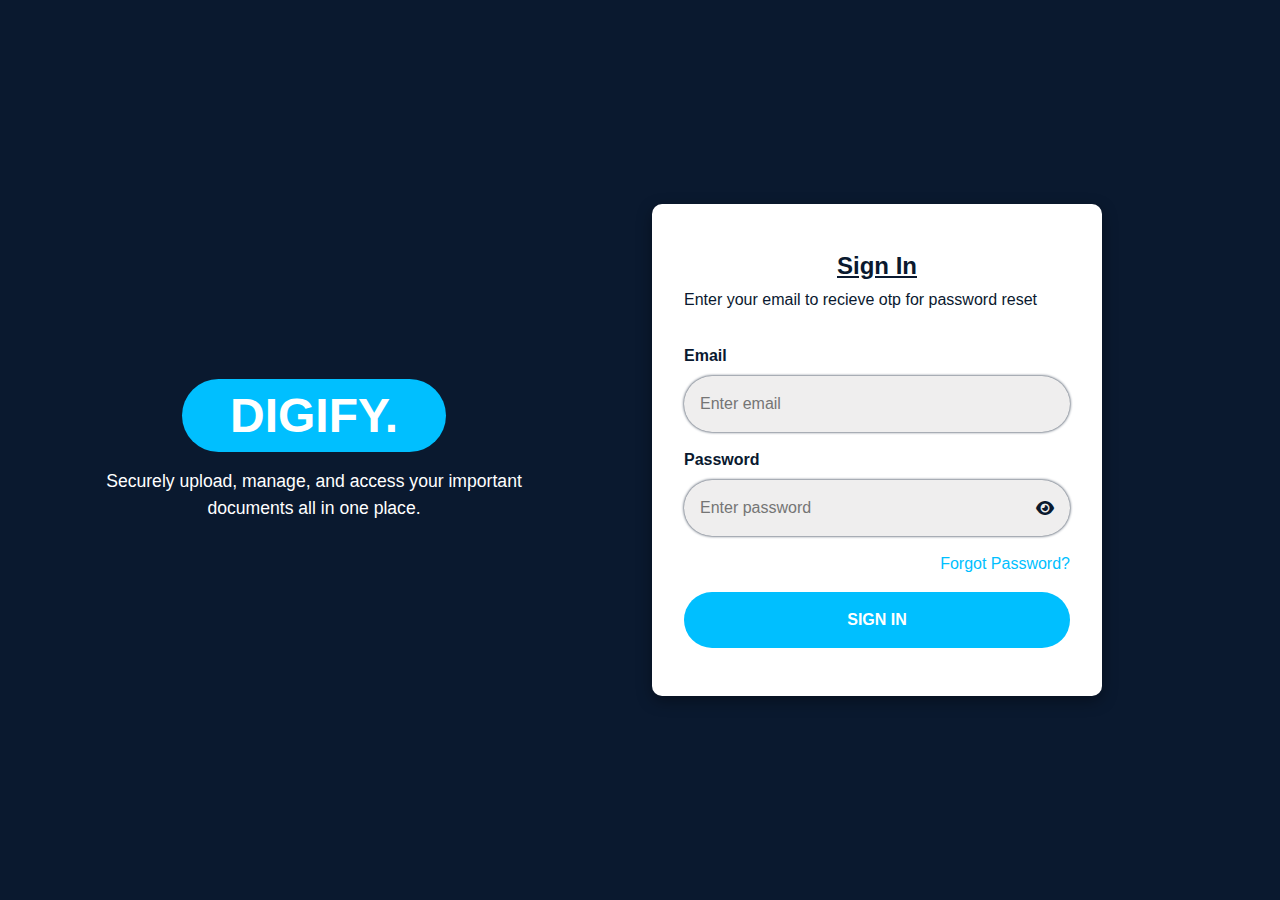
<file: index.html>
<!DOCTYPE html>
<html lang="en">

<head>
    <meta charset="UTF-8">
    <meta name="viewport" content="width=device-width, initial-scale=1.0">

    <!-- Seo optimisation and PWA wrapping -->
    <title>User login page | Digify</title>
    <meta name="description" content="User login page">
    <meta name="robots" content="index, follow">
  
    <!-- Open Graph -->
    <meta property="og:title" content="User login page | digify" />
    <meta property="og:description" content="Safely and securely digitize all your personal and business assets and manage them all in one place." />
    <meta property="og:type" content="website" />
    <meta property="og:url" content="https://digify.myf2.net/admin/index.html" />
    <meta property="og:image" content="https://digify.myf2.net/android-chrome-512x512.png" />
  
    <link rel="canonical" href="https://digify.myf2.net/index.html" />
  
    <link rel="apple-touch-icon" sizes="180x180" href="./apple-touch-icon.png">
    <link rel="icon" type="image/png" sizes="32x32" href="./favicon-32x32.png">
    <link rel="icon" type="image/png" sizes="16x16" href="./favicon-16x16.png">
    <link rel="manifest" href="./site.webmanifest">

    <!-- Boostrap 5.3.3 CDN -->
    <link
        href="https://cdn.jsdelivr.net/npm/bootstrap@5.3.3/dist/css/bootstrap.min.css" rel="stylesheet" integrity="sha384-QWTKZyjpPEjISv5WaRU9OFeRpok6YctnYmDr5pNlyT2bRjXh0JMhjY6hW+ALEwIH"
        crossorigin="anonymous">
    <title>Login</title>
    <!-- Font Awesome 6 (Latest) -->
    <link rel="stylesheet"href="https://cdnjs.cloudflare.com/ajax/libs/font-awesome/6.5.1/css/all.min.css">
    <link rel="stylesheet" href="./assets/css/style.css">
</head>

<body>
    <main>
        <section class="login-form">
            <div class="container-fluids">
                <div class="row">
                    <div class="col-lg-6">
                        <div class="login-message text-center">
                            <h1>DIGIFY.</h1>
                            <p>
                                Securely upload, manage, and access your important documents all in one place.
                            </p>
                        </div>
                    </div>
                    <div class="col-lg-6">
                        <div class="form-wrapper">
                            <div class="form-title">
                                <h4 class="text-center fw-bolder">Sign In</h4>
                                <p>Enter your email to recieve otp for password reset</p>
                            </div>
                            <form action="">
                                <div class="inputs">
                                    <p>Email</p>
                                    <input type="email" name="email" id="email" placeholder="Enter email" required>
                                </div>
                                <div class="inputs my-3 password-div">
                                    <p>Password</p>
                                    <input type="password" name="pword" id="password" placeholder="Enter password" required>
                                    <i class="fa-solid fa-eye toggle-password" id="view-pasword" onclick="viewPasword()"></i>
                                </div>
                                <div class="inputs d-flex justify-content-end">
                                    <a href="./user/forgot-password.html" class="forgot-password">Forgot Password?</a>
                                </div>
                                <div class="btn-div"><button class="btn-brand">SIGN IN</button></div>
                        
                            </form>
                        </div>
                    </div>
                </div>
                
            </div>
             
        </section>
    </main>

    <script
        src="https://cdn.jsdelivr.net/npm/bootstrap@5.3.3/dist/js/bootstrap.bundle.min.js"
        integrity="sha384-YvpcrYf0tY3lHB60NNkmXc5s9fDVZLESaAA55NDzOxhy9GkcIdslK1eN7N6jIeHz"
        crossorigin="anonymous"></script>
    <!--Jquery -->
    <script
        src="https://cdnjs.cloudflare.com/ajax/libs/jquery/3.6.0/jquery.min.js"></script>

        <script>
            const password = document.getElementById('password');
            const viewPassword = document.getElementById('view-pasword');

            function viewPasword() {
                    const viewIcon = document.querySelector('.view-pasword');
                    const pasWord = document.getElementById('pasword');

                    let type = password.getAttribute('type')

                    if (type === "password") {
                        password.setAttribute("type", "text");
                        viewPassword.classList.remove('fa-eye');
                        viewPassword.classList.add('fa-eye-slash');
                    } else {
                        password.setAttribute("type", "password");
                        viewPassword.classList.remove('fa-eye-slash');
                        viewPassword.classList.add('fa-eye');
                    }
                }
        </script>

</body>

</html>
</file>
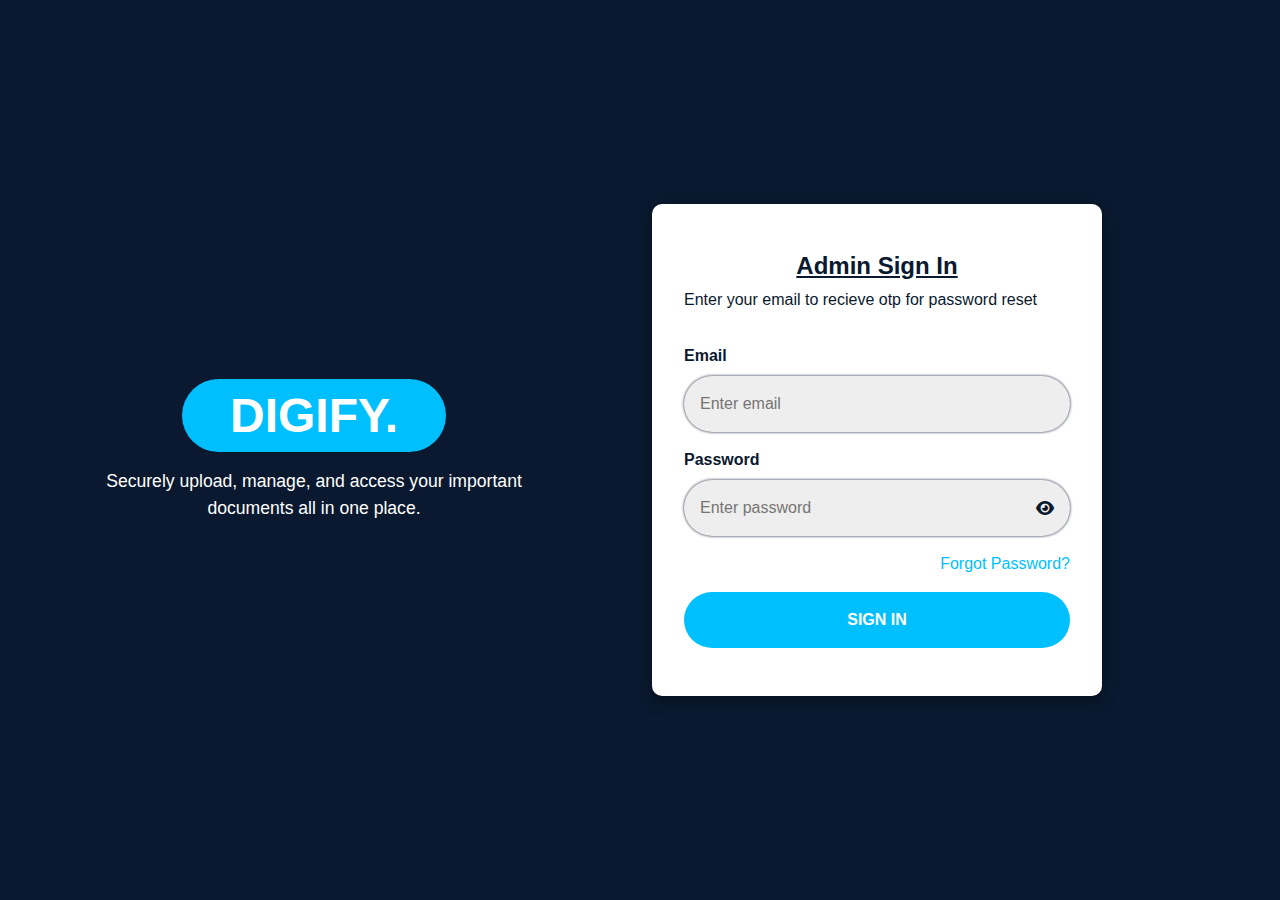
<file: adminfront/index.html>
<!DOCTYPE html>
<html lang="en">

<head>
    <meta charset="UTF-8">
    <meta name="viewport"
        content="width=device-width, initial-scale=1.0">
    <!-- Boostrap 5.3.3 CDN -->
    <link
        href="https://cdn.jsdelivr.net/npm/bootstrap@5.3.3/dist/css/bootstrap.min.css" rel="stylesheet" integrity="sha384-QWTKZyjpPEjISv5WaRU9OFeRpok6YctnYmDr5pNlyT2bRjXh0JMhjY6hW+ALEwIH"
        crossorigin="anonymous">
    <title>Login</title>
    <!-- Font Awesome 6 (Latest) -->
    <link rel="stylesheet"href="https://cdnjs.cloudflare.com/ajax/libs/font-awesome/6.5.1/css/all.min.css">
    <link rel="stylesheet" href="../assets/css/style.css">
</head>

<body>
    <main>
        <section class="login-form">
            <div class="container-fluids">
                <div class="row">
                    <div class="col-lg-6">
                        <div class="login-message text-center">
                            <h1>DIGIFY.</h1>
                            <p>
                                Securely upload, manage, and access your important documents all in one place.
                            </p>
                        </div>
                    </div>
                    <div class="col-lg-6">
                        <div class="form-wrapper">
                            <div class="form-title">
                                <h4 class="text-center fw-bolder">Admin Sign In</h4>
                                <p>Enter your email to recieve otp for password reset</p>
                            </div>
                            <form action="" id="loginform">
                                <div class="inputs">
                                    <p>Email</p>
                                    <input type="email" name="email" id="email" placeholder="Enter email" required>
                                </div>
                                <div class="inputs my-3 password-div">
                                    <p>Password</p>
                                    <input type="password" name="pword" id="password" placeholder="Enter password" required>
                                    <i class="fa-solid fa-eye toggle-password" id="view-pasword" onclick="viewPasword()"></i>
                                </div>
                                <div class="inputs d-flex justify-content-end">
                                    <a href="./forgot-password.html" class="forgot-password">Forgot Password?</a>
                                </div>
                                <div class="btn-div"><button class="btn-brand">SIGN IN</button></div>
                        
                            </form>
                        </div>
                    </div>
                </div>
                
            </div>
             
        </section>

    </main>

    

    <script
        src="https://cdn.jsdelivr.net/npm/bootstrap@5.3.3/dist/js/bootstrap.bundle.min.js"
        integrity="sha384-YvpcrYf0tY3lHB60NNkmXc5s9fDVZLESaAA55NDzOxhy9GkcIdslK1eN7N6jIeHz"
        crossorigin="anonymous"></script>
    <!--Jquery -->
    <script
        src="https://cdnjs.cloudflare.com/ajax/libs/jquery/3.6.0/jquery.min.js"></script>

        <script>
            const password = document.getElementById('password');
            const viewPassword = document.getElementById('view-pasword');

            function viewPasword() {
                    const viewIcon = document.querySelector('.view-pasword');
                    const pasWord = document.getElementById('pasword');

                    let type = password.getAttribute('type')

                    if (type === "password") {
                        password.setAttribute("type", "text");
                        viewPassword.classList.remove('fa-eye');
                        viewPassword.classList.add('fa-eye-slash');
                    } else {
                        password.setAttribute("type", "password");
                        viewPassword.classList.remove('fa-eye-slash');
                        viewPassword.classList.add('fa-eye');
                    }
                }

        </script>
        <script src="../assets/js/setup.js"></script>
        <script src="assets/js/index.js"></script>

</body>

</html>
</file>
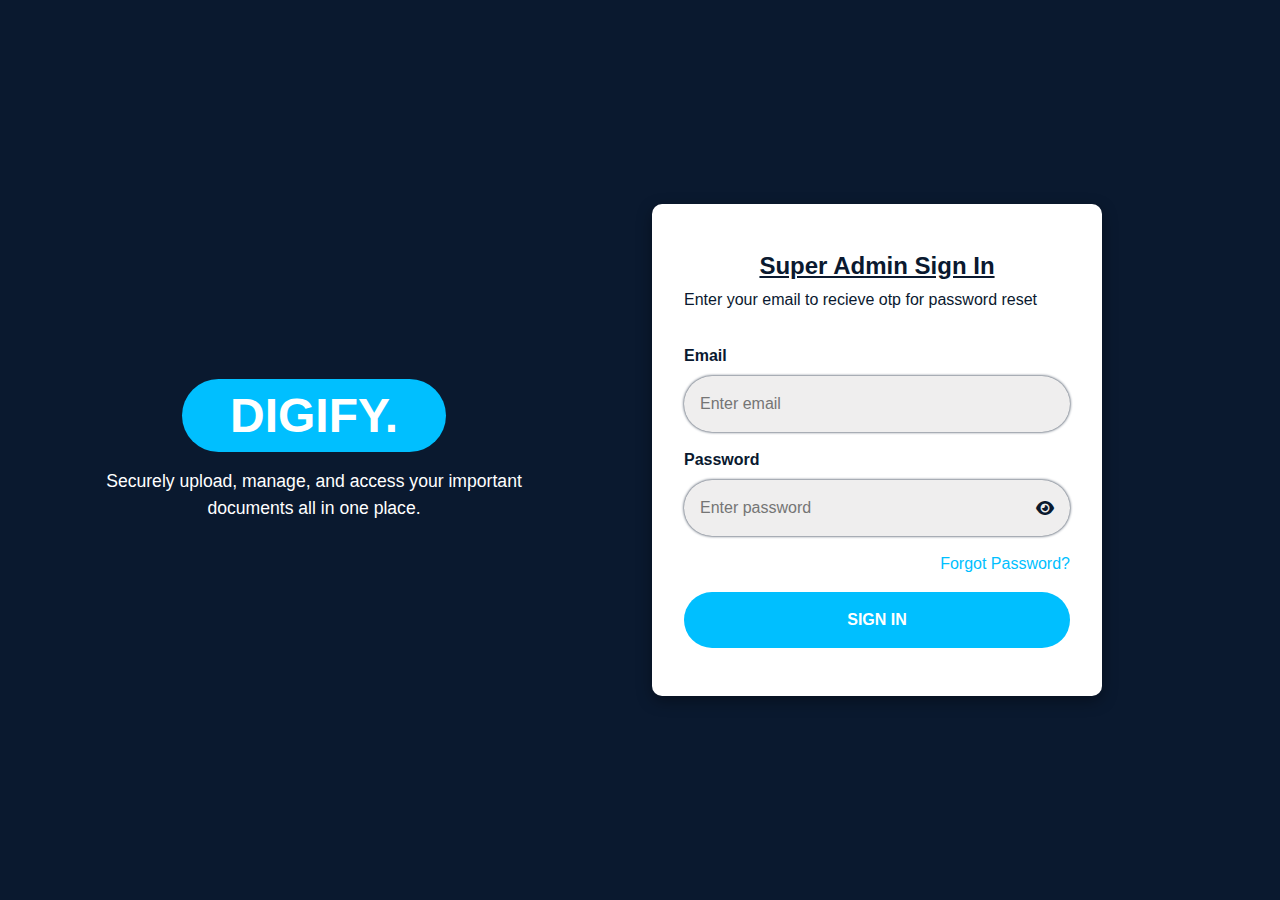
<file: superAdmin/index.html>
<!DOCTYPE html>
<html lang="en">

<head>
    <meta charset="UTF-8">
    <meta name="viewport" content="width=device-width, initial-scale=1.0">
    <!-- Boostrap 5.3.3 CDN -->
    <link href="https://cdn.jsdelivr.net/npm/bootstrap@5.3.3/dist/css/bootstrap.min.css" rel="stylesheet" integrity="sha384-QWTKZyjpPEjISv5WaRU9OFeRpok6YctnYmDr5pNlyT2bRjXh0JMhjY6hW+ALEwIH" crossorigin="anonymous">
    <title>Login</title>
    <!-- Font Awesome 6 (Latest) -->
    <link rel="stylesheet" href="https://cdnjs.cloudflare.com/ajax/libs/font-awesome/6.5.1/css/all.min.css">
    <link rel="stylesheet" href="../assets/css/style.css">
</head>

<body>
    <main>
        <section class="login-form">
            <div class="container-fluids">
                <div class="row">
                    <div class="col-lg-6">
                        <div class="login-message text-center">
                            <h1>DIGIFY.</h1>
                            <p>
                                Securely upload, manage, and access your important documents all in one place.
                            </p>
                        </div>
                    </div>
                    <div class="col-lg-6">
                        <div class="form-wrapper">
                            <div class="form-title">
                                <h4 class="text-center fw-bolder"> Super Admin Sign In</h4>
                                <p>Enter your email to recieve otp for password reset</p>
                            </div>
                            <form action="" id="loginform">
                                <div class="inputs">
                                    <p>Email</p>
                                    <input type="email" name="email" id="email" placeholder="Enter email" required>
                                </div>
                                <div class="inputs my-3 password-div">
                                    <p>Password</p>
                                    <input type="password" name="pword" id="password" placeholder="Enter password" required>
                                    <i class="fa-solid fa-eye toggle-password" id="view-pasword" onclick="viewPasword()"></i>
                                </div>
                                <div class="inputs d-flex justify-content-end">
                                    <a href="./forgot-password.html" class="forgot-password">Forgot Password?</a>
                                </div>
                                <div class="btn-div"><button class="btn-brand">SIGN IN</button></div>

                            </form>
                        </div>
                    </div>
                </div>

            </div>

        </section>

    </main>



    <script src="https://cdn.jsdelivr.net/npm/bootstrap@5.3.3/dist/js/bootstrap.bundle.min.js" integrity="sha384-YvpcrYf0tY3lHB60NNkmXc5s9fDVZLESaAA55NDzOxhy9GkcIdslK1eN7N6jIeHz" crossorigin="anonymous"></script>
    <!--Jquery -->
    <script src="https://cdnjs.cloudflare.com/ajax/libs/jquery/3.6.0/jquery.min.js"></script>

    <script>
        const password = document.getElementById('password');
        const viewPassword = document.getElementById('view-pasword');

        function viewPasword() {
            const viewIcon = document.querySelector('.view-pasword');
            const pasWord = document.getElementById('pasword');

            let type = password.getAttribute('type')

            if (type === "password") {
                password.setAttribute("type", "text");
                viewPassword.classList.remove('fa-eye');
                viewPassword.classList.add('fa-eye-slash');
            } else {
                password.setAttribute("type", "password");
                viewPassword.classList.remove('fa-eye-slash');
                viewPassword.classList.add('fa-eye');
            }
        }

    </script>
    <script src="../assets/js/setup.js"></script>
    <script src="assets/js/index.js"></script>

</body>

</html>
</file>
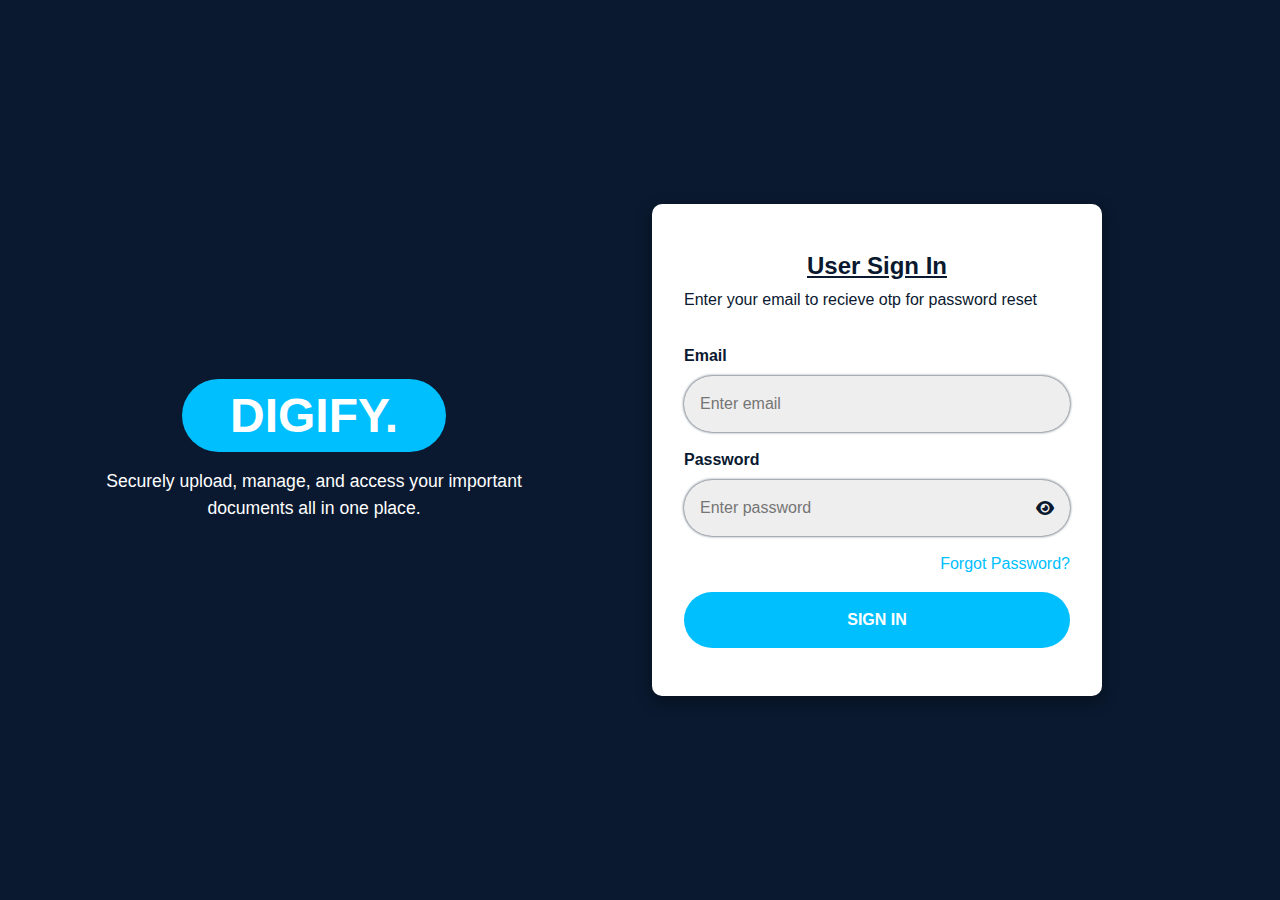
<file: user/index.html>
<!DOCTYPE html>
<html lang="en">

<head>
    <meta charset="UTF-8">
    <meta name="viewport" content="width=device-width, initial-scale=1.0">
    <!-- Boostrap 5.3.3 CDN -->
    <link href="https://cdn.jsdelivr.net/npm/bootstrap@5.3.3/dist/css/bootstrap.min.css" rel="stylesheet" integrity="sha384-QWTKZyjpPEjISv5WaRU9OFeRpok6YctnYmDr5pNlyT2bRjXh0JMhjY6hW+ALEwIH" crossorigin="anonymous">
    <title>Login</title>
    <!-- Font Awesome 6 (Latest) -->
    <link rel="stylesheet" href="https://cdnjs.cloudflare.com/ajax/libs/font-awesome/6.5.1/css/all.min.css">
    <link rel="stylesheet" href="../assets/css/style.css">
</head>

<body>
    <main>
        <section class="login-form">
            <div class="container-fluids">
                <div class="row">
                    <div class="col-lg-6">
                        <div class="login-message text-center">
                            <h1>DIGIFY.</h1>
                            <p>
                                Securely upload, manage, and access your important documents all in one place.
                            </p>
                        </div>
                    </div>
                    <div class="col-lg-6">
                        <div class="form-wrapper">
                            <div class="form-title">
                                <h4 class="text-center fw-bolder">User Sign In</h4>
                                <p>Enter your email to recieve otp for password reset</p>
                            </div>
                            <form action="" id="loginform">
                                <div class="inputs">
                                    <p>Email</p>
                                    <input type="email" name="email" id="email" placeholder="Enter email" required>
                                </div>
                                <div class="inputs my-3 password-div">
                                    <p>Password</p>
                                    <input type="password" name="pword" id="password" placeholder="Enter password" required>
                                    <i class="fa-solid fa-eye toggle-password" id="view-pasword" onclick="viewPasword()"></i>
                                </div>
                                <div class="inputs d-flex justify-content-end">
                                    <a href="./forgot-password.html" class="forgot-password">Forgot Password?</a>
                                </div>
                                <div class="btn-div"><button class="btn-brand">SIGN IN</button></div>

                            </form>
                        </div>
                    </div>
                </div>

            </div>

        </section>

    </main>



    <script src="https://cdn.jsdelivr.net/npm/bootstrap@5.3.3/dist/js/bootstrap.bundle.min.js" integrity="sha384-YvpcrYf0tY3lHB60NNkmXc5s9fDVZLESaAA55NDzOxhy9GkcIdslK1eN7N6jIeHz" crossorigin="anonymous"></script>
    <!--Jquery -->
    <script src="https://cdnjs.cloudflare.com/ajax/libs/jquery/3.6.0/jquery.min.js"></script>

    <script>
        const password = document.getElementById('password');
        const viewPassword = document.getElementById('view-pasword');

        function viewPasword() {
            const viewIcon = document.querySelector('.view-pasword');
            const pasWord = document.getElementById('pasword');

            let type = password.getAttribute('type')

            if (type === "password") {
                password.setAttribute("type", "text");
                viewPassword.classList.remove('fa-eye');
                viewPassword.classList.add('fa-eye-slash');
            } else {
                password.setAttribute("type", "password");
                viewPassword.classList.remove('fa-eye-slash');
                viewPassword.classList.add('fa-eye');
            }
        }

    </script>
    <script src="../assets/js/setup.js"></script>
    <script src="assets/js/index.js"></script>

</body>

</html>
</file>
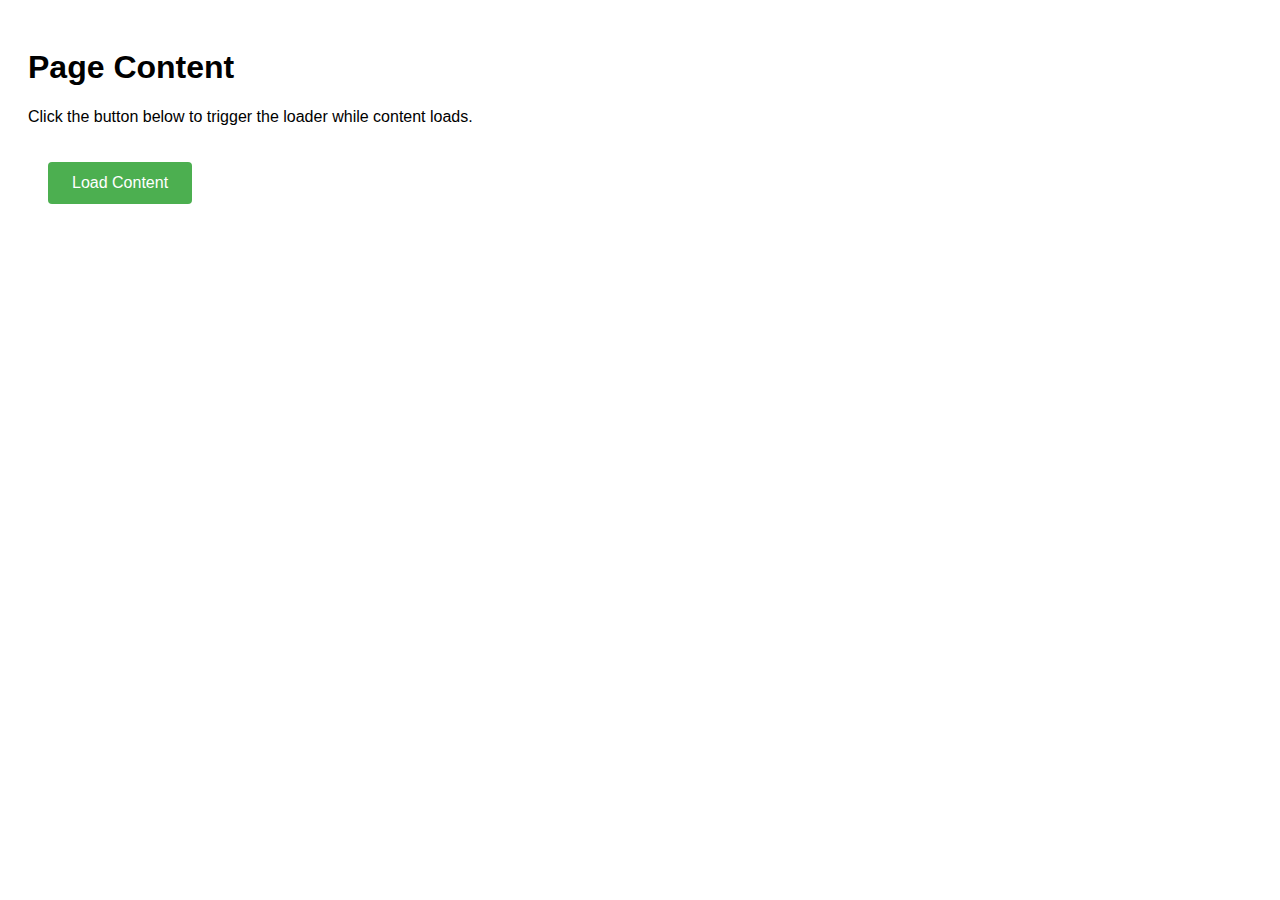
<file: adminfront/loader.html>
<!DOCTYPE html>
<html lang="en">
<head>
    <meta charset="UTF-8">
    <meta name="viewport" content="width=device-width, initial-scale=1.0">
    <title>Custom Loader Example</title>
    <style>
        /* Loader container - covers the whole page */
        .loader-container {
            position: fixed;
            top: 0;
            left: 0;
            width: 100%;
            height: 100%;
            background-color: rgba(0, 0, 0, 0.7);
            display: flex;
            justify-content: center;
            align-items: center;
            z-index: 9999;
            opacity: 0;
            visibility: hidden;
            transition: opacity 0.3s, visibility 0.3s;
        }
        
        /* Show loader */
        .loader-container.active {
            opacity: 1;
            visibility: visible;
        }
        
        /* Custom loader animation */
        .loader {
            width: 48px;
            height: 48px;
            border: 5px solid #fff;
            border-bottom-color: #FF3D00;
            border-radius: 50%;
            display: inline-block;
            box-sizing: border-box;
            animation: rotation 1s linear infinite;
        }
        
        @keyframes rotation {
            0% {
                transform: rotate(0deg);
            }
            100% {
                transform: rotate(360deg);
            }
        }
        
        /* Optional: Add some text below the spinner */
        .loader-text {
            color: white;
            margin-top: 20px;
            font-family: Arial, sans-serif;
            text-align: center;
        }
        
        /* Style for the trigger button */
        #loadButton {
            padding: 12px 24px;
            background-color: #4CAF50;
            color: white;
            border: none;
            border-radius: 4px;
            cursor: pointer;
            font-size: 16px;
            margin: 20px;
            transition: background-color 0.3s;
        }
        
        #loadButton:hover {
            background-color: #45a049;
        }
        
        /* Content styling - just for demo */
        .content {
            padding: 20px;
            font-family: Arial, sans-serif;
        }
    </style>
</head>
<body>
    <div class="content">
        <h1>Page Content</h1>
        <p>Click the button below to trigger the loader while content loads.</p>
        <button id="loadButton">Load Content</button>
        <div id="dynamicContent"></div>
    </div>
    
    <!-- Loader element -->
    <div class="loader-container" id="loader">
        <div>
            <span class="loader"></span>
            <div class="loader-text">Loading, please wait...</div>
        </div>
    </div>
    
    <script>
        document.getElementById('loadButton').addEventListener('click', function() {
            // Show loader
            const loader = document.getElementById('loader');
            loader.classList.add('active');
            
            // Clear previous content
            document.getElementById('dynamicContent').innerHTML = '';
            
            // Simulate loading content (replace with your actual loading logic)
            setTimeout(function() {
                // This is where you would typically load your actual content
                // For demo purposes, we're just adding some sample content
                const contentDiv = document.getElementById('dynamicContent');
                contentDiv.innerHTML = `
                    <h2>Loaded Content</h2>
                    <p>This content was loaded after the button click.</p>
                    <p>Lorem ipsum dolor sit amet, consectetur adipiscing elit. Nullam auctor, nisl eget ultricies tincidunt, nisl nisl aliquam nisl, eget ultricies nisl nisl eget nisl.</p>
                `;
                
                // Hide loader when content is loaded
                loader.classList.remove('active');
            }, 2000); // 2 second delay to simulate loading
        });
    </script>
</body>
</html>
</file>
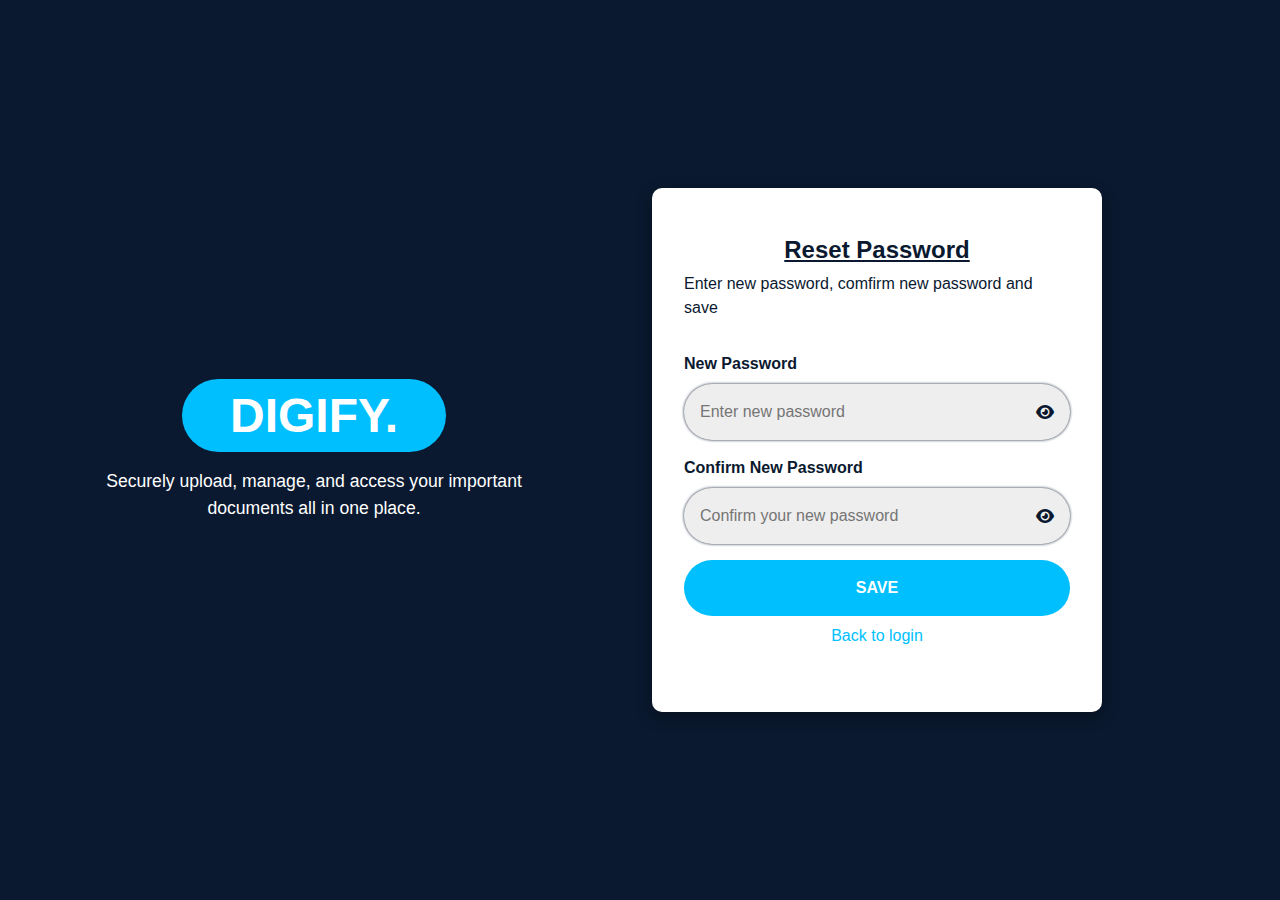
<file: adminfront/reset-password.html>
<!DOCTYPE html>
<html lang="en">

<head>
    <meta charset="UTF-8">
    <meta name="viewport" content="width=device-width, initial-scale=1.0">
    <!-- Boostrap 5.3.3 CDN -->
    <link href="https://cdn.jsdelivr.net/npm/bootstrap@5.3.3/dist/css/bootstrap.min.css" rel="stylesheet" integrity="sha384-QWTKZyjpPEjISv5WaRU9OFeRpok6YctnYmDr5pNlyT2bRjXh0JMhjY6hW+ALEwIH" crossorigin="anonymous">
    <title>Reset password</title>
    <!-- Font Awesome 6 (Latest) -->
    <link rel="stylesheet" href="https://cdnjs.cloudflare.com/ajax/libs/font-awesome/6.5.1/css/all.min.css">
    <link rel="stylesheet" href="../assets/css/style.css">
</head>

<body>
    <main>
        <section class="login-form">
            <div class="container-fluids">
                <div class="row">
                    <div class="col-lg-6">
                        <div class="login-message text-center">
                            <h1>DIGIFY.</h1>
                            <p>
                                Securely upload, manage, and access your important documents all in one place.
                            </p>

                        </div>
                    </div>
                    <div class="col-lg-6">
                        <div class="form-wrapper">
                            <div class="form-title">
                                <h4 class="text-center fw-bolder">Reset Password</h4>
                                <p>Enter new password, comfirm new password and save </p>
                            </div>
                            <form action="">
                                <div class="inputs my-3 password-div">
                                    <p>New Password</p>
                                    <input type="password" class="password-input" placeholder="Enter new password" required>
                                    <i class="fa-solid fa-eye toggle-password"></i>
                                </div>
                            
                                <div class="inputs my-3 password-div">
                                    <p>Confirm New Password</p>
                                    <input type="password" class="password-input" placeholder="Confirm your new password" required>
                                    <i class="fa-solid fa-eye toggle-password"></i>
                                </div>
                            
                                <div class="btn-div"><button class="btn-brand">SAVE</button></div>
                                <div class="inputs d-flex justify-content-center mt-2">
                                    <a href="login.html" class="forgot-password">Back to login</a>
                                </div>
                            </form>

                        </div>
                    </div>
                </div>

            </div>

        </section>
    </main>

    <script src="https://cdn.jsdelivr.net/npm/bootstrap@5.3.3/dist/js/bootstrap.bundle.min.js" integrity="sha384-YvpcrYf0tY3lHB60NNkmXc5s9fDVZLESaAA55NDzOxhy9GkcIdslK1eN7N6jIeHz" crossorigin="anonymous"></script>
    <!--Jquery -->
    <script src="https://cdnjs.cloudflare.com/ajax/libs/jquery/3.6.0/jquery.min.js"></script>

    <script>
       const toggleIcons = document.querySelectorAll('.toggle-password');

        toggleIcons.forEach(icon => {
            icon.addEventListener('click', () => {
                const input = icon.previousElementSibling; // gets the input before the icon
                const isPassword = input.type === "password";

                input.type = isPassword ? "text" : "password";

                icon.classList.toggle("fa-eye");
                icon.classList.toggle("fa-eye-slash");
            });
        });

        
    </script>

</body>

</html>
</file>
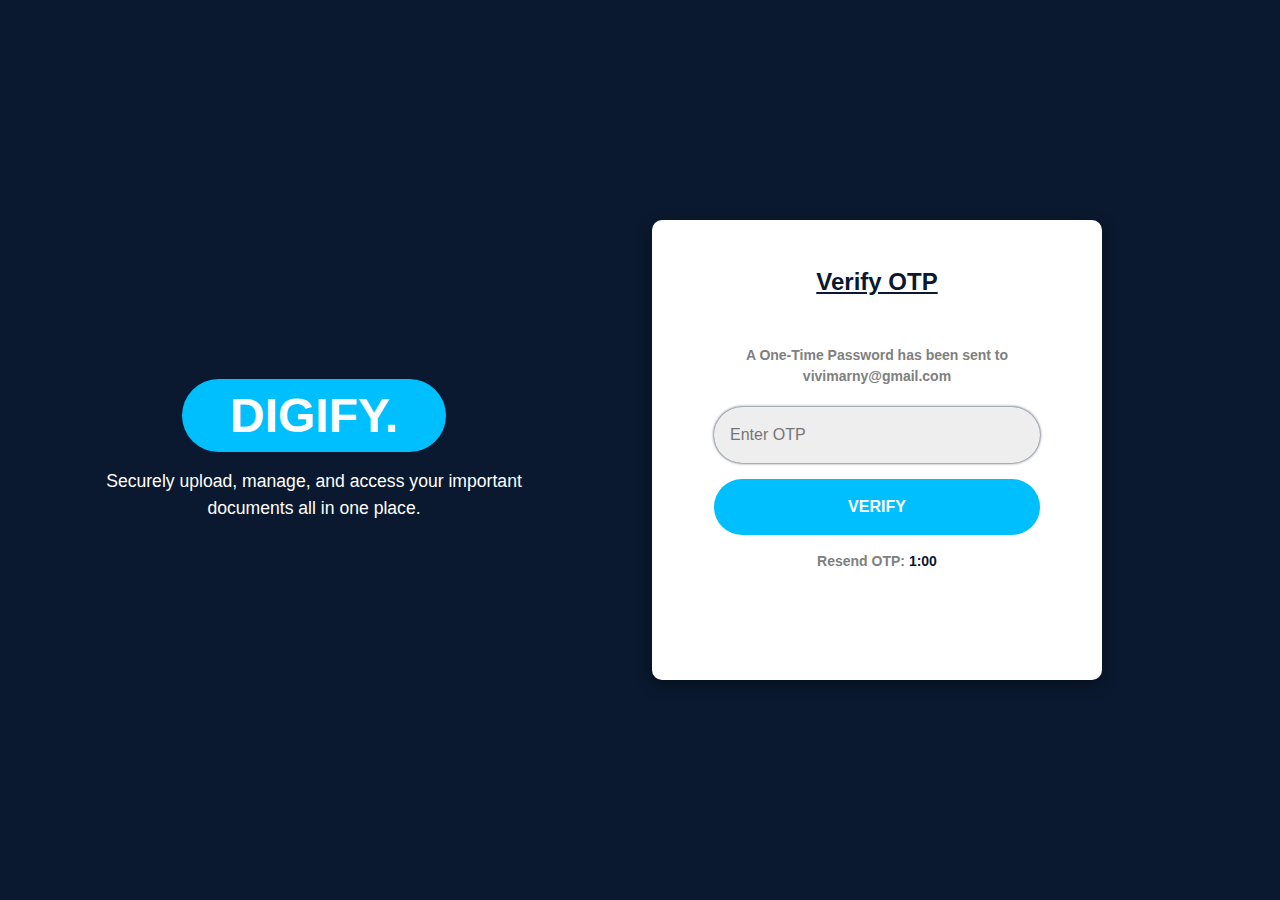
<file: adminfront/verifyotp.html>
<!DOCTYPE html>
<html lang="en">

<head>
    <meta charset="UTF-8">
    <meta name="viewport" content="width=device-width, initial-scale=1.0">
    <!-- Boostrap 5.3.3 CDN -->
    <link href="https://cdn.jsdelivr.net/npm/bootstrap@5.3.3/dist/css/bootstrap.min.css" rel="stylesheet" integrity="sha384-QWTKZyjpPEjISv5WaRU9OFeRpok6YctnYmDr5pNlyT2bRjXh0JMhjY6hW+ALEwIH" crossorigin="anonymous">
    <title>Verify otp</title>
    <!-- Font Awesome 6 (Latest) -->
    <link rel="stylesheet" href="https://cdnjs.cloudflare.com/ajax/libs/font-awesome/6.5.1/css/all.min.css">
    <link rel="stylesheet" href="../assets/css/style.css">
</head>

<style>
       
</style>
<body>
    <main>
        <section class="login-form">
            <div class="container-fluids">
                <div class="row">
                    <div class="col-lg-6">
                        <div class="login-message text-center">
                            <h1>DIGIFY.</h1>
                            <p>
                                Securely upload, manage, and access your important documents all in one place.
                            </p>

                        </div>
                    </div>
                    <div class="col-lg-6">
                        <div class="form-wrapper">
                            <div class="form-title">
                                <h4 class="text-center fw-bolder">Verify OTP</h4>
                            </div>
                            <div class="otp-container">
                                <p>A One-Time Password has been sent to
                                    <span>vivimarny@gmail.com</span>
                                </p>
                                <div class="inputs mb-3">
                                    <input type="number" name="email" id="email" placeholder="Enter OTP" required>
                                </div>
                            
                                <div class="btn-div"><button class="btn-brand">VERIFY</button></div>
                            
                                <div class="resend-div mt-3">
                                    <p>Resend OTP: <span class="resend">1:00</span></p>
                                </div>
                            </div>

                        </div>
                    </div>
                </div>

            </div>

        </section>
    </main>

    <script src="https://cdn.jsdelivr.net/npm/bootstrap@5.3.3/dist/js/bootstrap.bundle.min.js" integrity="sha384-YvpcrYf0tY3lHB60NNkmXc5s9fDVZLESaAA55NDzOxhy9GkcIdslK1eN7N6jIeHz" crossorigin="anonymous"></script>
    <!--Jquery -->
    <script src="https://cdnjs.cloudflare.com/ajax/libs/jquery/3.6.0/jquery.min.js"></script>

</body>

</html>
</file>
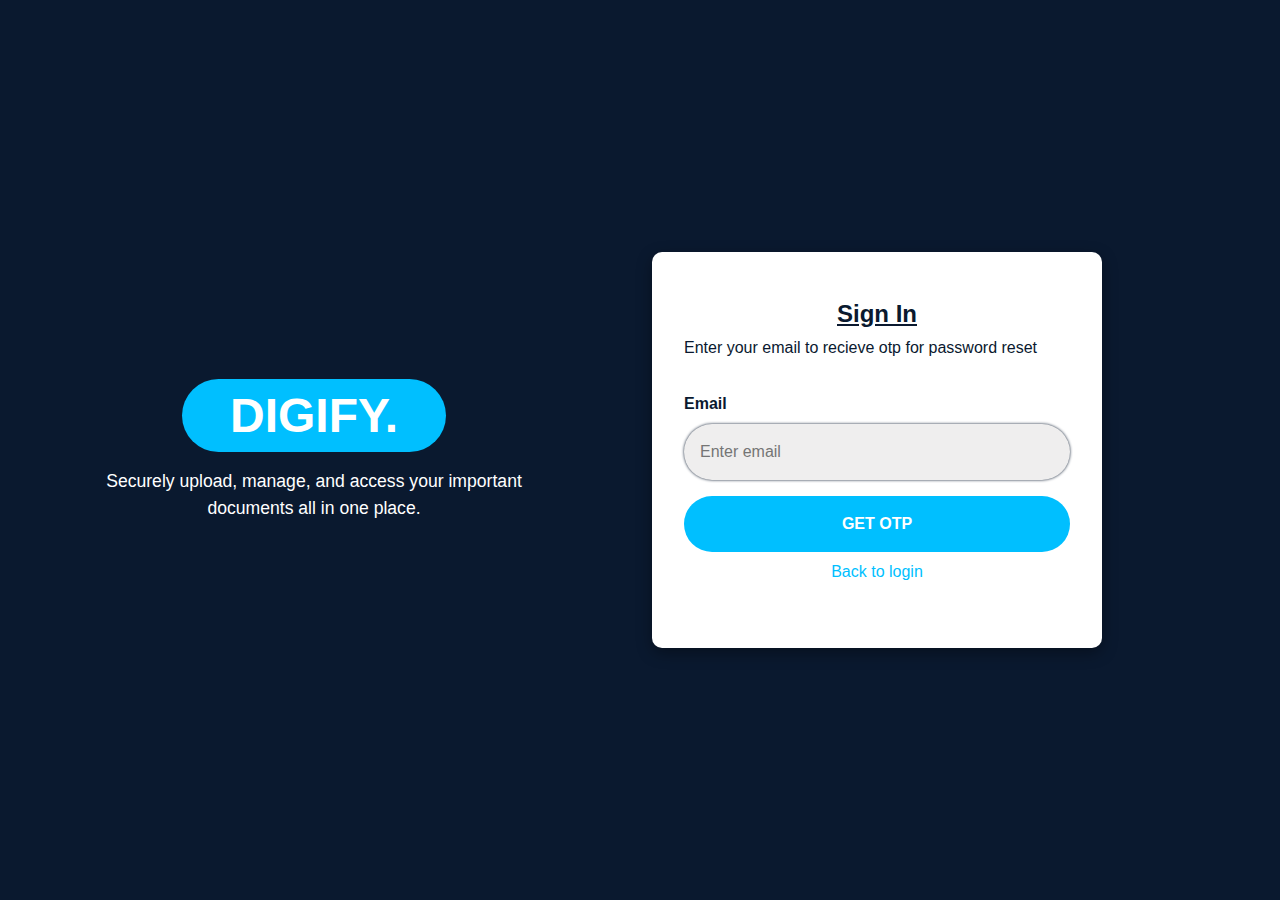
<file: superAdmin/forgot-password.html>
<!DOCTYPE html>
<html lang="en">

<head>
    <meta charset="UTF-8">
    <meta name="viewport" content="width=device-width, initial-scale=1.0">
    <!-- Boostrap 5.3.3 CDN -->
    <link href="https://cdn.jsdelivr.net/npm/bootstrap@5.3.3/dist/css/bootstrap.min.css" rel="stylesheet" integrity="sha384-QWTKZyjpPEjISv5WaRU9OFeRpok6YctnYmDr5pNlyT2bRjXh0JMhjY6hW+ALEwIH" crossorigin="anonymous">
    <title>Forgot Password</title>
    <!-- Font Awesome 6 (Latest) -->
    <link rel="stylesheet" href="https://cdnjs.cloudflare.com/ajax/libs/font-awesome/6.5.1/css/all.min.css">
    <link rel="stylesheet" href="../assets/css/style.css">
</head>

<body>
    <main>
        <section class="login-form">
            <div class="container-fluids">
                <div class="row">
                    <div class="col-lg-6">
                        <div class="login-message text-center">
                            <h1>DIGIFY.</h1>
                            <p>
                                Securely upload, manage, and access your important documents all in one place.
                            </p>

                        </div>
                    </div>
                    <div class="col-lg-6">
                        <div class="form-wrapper">
                            <div class="form-title">
                                <h4 class="text-center fw-bolder">Sign In</h4>
                                <p>Enter your email to recieve otp for password reset</p>
                            </div>
                            <form action="">
                                <div class="inputs mb-3">
                                    <p>Email</p>
                                    <input type="email" name="email" id="email" placeholder="Enter email" required>
                                </div>
                                <div class="btn-div"><button class="btn-brand">GET OTP</button></div>
                                <div class="inputs d-flex justify-content-center mt-2">
                                    <a href="login.html" class="forgot-password">Back to login</a>
                                </div>
                            </form>
                        </div>
                    </div>
                </div>

            </div>

        </section>
    </main>

    <script src="https://cdn.jsdelivr.net/npm/bootstrap@5.3.3/dist/js/bootstrap.bundle.min.js" integrity="sha384-YvpcrYf0tY3lHB60NNkmXc5s9fDVZLESaAA55NDzOxhy9GkcIdslK1eN7N6jIeHz" crossorigin="anonymous"></script>
    <!--Jquery -->
    <script src="https://cdnjs.cloudflare.com/ajax/libs/jquery/3.6.0/jquery.min.js"></script>

</body>

</html>
</file>
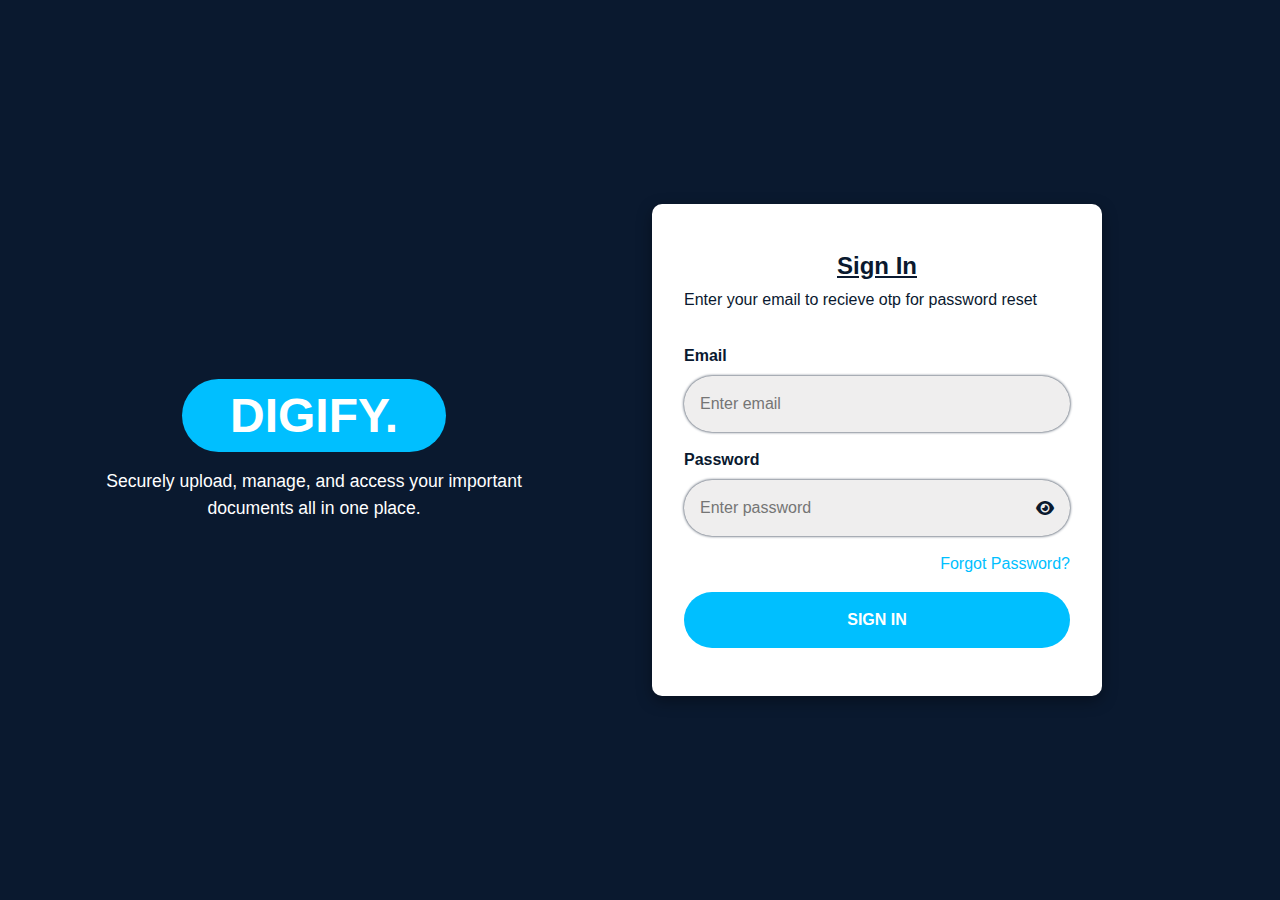
<file: superAdmin/login.html>
<!DOCTYPE html>
<html lang="en">

<head>
    <meta charset="UTF-8">
    <meta name="viewport"
        content="width=device-width, initial-scale=1.0">
    <!-- Boostrap 5.3.3 CDN -->
    <link
        href="https://cdn.jsdelivr.net/npm/bootstrap@5.3.3/dist/css/bootstrap.min.css" rel="stylesheet" integrity="sha384-QWTKZyjpPEjISv5WaRU9OFeRpok6YctnYmDr5pNlyT2bRjXh0JMhjY6hW+ALEwIH"
        crossorigin="anonymous">
    <title>Login</title>
    <!-- Font Awesome 6 (Latest) -->
    <link rel="stylesheet"href="https://cdnjs.cloudflare.com/ajax/libs/font-awesome/6.5.1/css/all.min.css">
    <link rel="stylesheet" href="../assets/css/style.css">
</head>

<body>
    <main>
        <section class="login-form">
            <div class="container-fluids">
                <div class="row">
                    <div class="col-lg-6">
                        <div class="login-message text-center">
                            <h1>DIGIFY.</h1>
                            <p>
                                Securely upload, manage, and access your important documents all in one place.
                            </p>
                        </div>
                    </div>
                    <div class="col-lg-6">
                        <div class="form-wrapper">
                            <div class="form-title">
                                <h4 class="text-center fw-bolder">Sign In</h4>
                                <p>Enter your email to recieve otp for password reset</p>
                            </div>
                            <form action="">
                                <div class="inputs">
                                    <p>Email</p>
                                    <input type="email" name="email" id="email" placeholder="Enter email" required>
                                </div>
                                <div class="inputs my-3 password-div">
                                    <p>Password</p>
                                    <input type="password" name="pword" id="password" placeholder="Enter password" required>
                                    <i class="fa-solid fa-eye toggle-password" id="view-pasword" onclick="viewPasword()"></i>
                                </div>
                                <div class="inputs d-flex justify-content-end">
                                    <a href="forgot-password.html" class="forgot-password">Forgot Password?</a>
                                </div>
                                <div class="btn-div"><button class="btn-brand">SIGN IN</button></div>
                        
                            </form>
                        </div>
                    </div>
                </div>
                
            </div>
             
        </section>
    </main>

    <script
        src="https://cdn.jsdelivr.net/npm/bootstrap@5.3.3/dist/js/bootstrap.bundle.min.js"
        integrity="sha384-YvpcrYf0tY3lHB60NNkmXc5s9fDVZLESaAA55NDzOxhy9GkcIdslK1eN7N6jIeHz"
        crossorigin="anonymous"></script>
    <!--Jquery -->
    <script
        src="https://cdnjs.cloudflare.com/ajax/libs/jquery/3.6.0/jquery.min.js"></script>

        <script>
            const password = document.getElementById('password');
            const viewPassword = document.getElementById('view-pasword');

            function viewPasword() {
                    const viewIcon = document.querySelector('.view-pasword');
                    const pasWord = document.getElementById('pasword');

                    let type = password.getAttribute('type')

                    if (type === "password") {
                        password.setAttribute("type", "text");
                        viewPassword.classList.remove('fa-eye');
                        viewPassword.classList.add('fa-eye-slash');
                    } else {
                        password.setAttribute("type", "password");
                        viewPassword.classList.remove('fa-eye-slash');
                        viewPassword.classList.add('fa-eye');
                    }
                }
        </script>

</body>

</html>
</file>
<file: assets/css/style.css>
* {
    padding: 0;
    margin: 0;
    box-sizing: border-box;
}

a{
    text-decoration: none;
    color: inherit;
}

:root {
    --primary-color: #0A192F;
    --secondary-color: #00BFFF;
    --dark-secondary: #333;
    --white: #fff;
    --dark-grey: grey;
    --bg-grey: #EDF1EE;
    --bg-grey2: rgb(239, 238, 238);
    --peach: var(--white)AEB;
    --grey: #d7d6d4;
}

body {
    font-family: Arial, sans-serif;
    overflow-x: hidden;
    height: 100vh;
    margin: 0;
    background: var(--primary-color);
}

.login-form .row{
    height: 100vh;
    align-items: center;
}

.login-form .login-message h1{
    width: fit-content;
    margin:0 auto 1rem;
    background: var(--secondary-color);
    font-size: 3rem;
    font-weight: 700;
    color: var(--white);
    padding: .5rem 3rem;
    border-radius: 40px;

}
.login-form .login-message p{
    width: 80%;
    margin: auto;
    font-size: 1.1rem;
    font-weight: 500;
    color: var(--white);
}

.form-wrapper{
    max-width: 450px;
    background: var(--white);
    padding: 3rem 2rem;
    border-radius: 10px;
    box-shadow: rgba(0, 0, 0, 0.35) 0px 5px 15px;
    color: var(--secondary-color) !important;
}

.form-wrapper input{
    width: 100%;
    border: none;
    outline: none;
    background: var(--bg-grey2);
    border-radius: 30px;
    padding: 1rem;
}

.form-wrapper p{
    font-weight: 600;
    margin-bottom: .5rem;
    color: var(--primary-color);
}

.form-wrapper h4{
    color: var(--primary-color);
    text-decoration: underline;
}

.form-wrapper .form-title p{
    font-weight: 500;
    margin-bottom: 2rem;
}

.form-wrapper .password-div{
    position: relative;
}

.form-wrapper .password-div .toggle-password{
    position: absolute;
    top: 3.2rem;
    right: 1rem;
    cursor: pointer;
    color: var(--primary-color);
}

.form-wrapper .btn-brand{
    width: 100%;
    border: none;
    background: var(--secondary-color);
    color: var(--white);
    padding: 1rem;
    border-radius: 30px;
    font-weight: 600;
    transition: .7s;
}

.form-wrapper .btn-brand:hover{
    opacity: 0.8;
}

.forgot-password{
    color: var(--secondary-color);
    margin-bottom: 1rem;
}


.form-wrapper .otp-container {
     background: var(--white);
     padding: 40px 30px;
     border-radius: 12px;
     width: 100%;
     max-width: 420px;
     text-align: center;
 }

.form-wrapper .otp-container h2 {
     margin-bottom: 10px;
     font-size: 18px;
     color: var(--dark-secondary);
 }

.form-wrapper .otp-container p {
     color: var(--dark-grey);
     font-size: 14px;
     margin-bottom: 20px;
 }

 .form-wrapper .inputs input {
     border-color: var(--primary-color);
     box-shadow: 0 0 3px var(--primary-color);
 }

 /* .validate-btn {
     width: 90%;
     background-color: var(--primary-color);
     color: var(--white);
     border: none;
     padding: 12px 30px;
     border-radius: 30px;
     cursor: pointer;
     font-size: 16px;
     margin-bottom: 10px;
     transition: background-color 0.3s;
 }

 .validate-btn:hover {
     background-color: #ff3f3f;
 } */

.form-wrapper .otp-container .resend-div {
     font-size: 14px;
     margin-top: 10px;
 }

.form-wrapper .otp-container .resend-div .resend {
     color: var(--primary-color);
     /* text-decoration: underline; */
     cursor: pointer;
 }

@media (max-width: 991px) {
    body {
            background: var(--white);
    }
    .login-form .row {
        height: 100vh;
        align-items:flex-start
    }
    .login-form .login-message{
        width: 100%;
        background: var(--primary-color);
        padding: 1rem;
    }
    .login-form .login-message h1 {
        font-size: 2rem;
    }
    .login-form .login-message p {
        width: 90%;
        margin: auto;
        font-size: 1rem;
        font-weight: 500;
        color: var(--white);
    }
    .form-wrapper {
        /* min-width: 400px; */
        margin: auto;
        background: var(--white);
        padding: 1rem;
        border-radius: 10px;
        box-shadow: none;
    }
}
</file>
